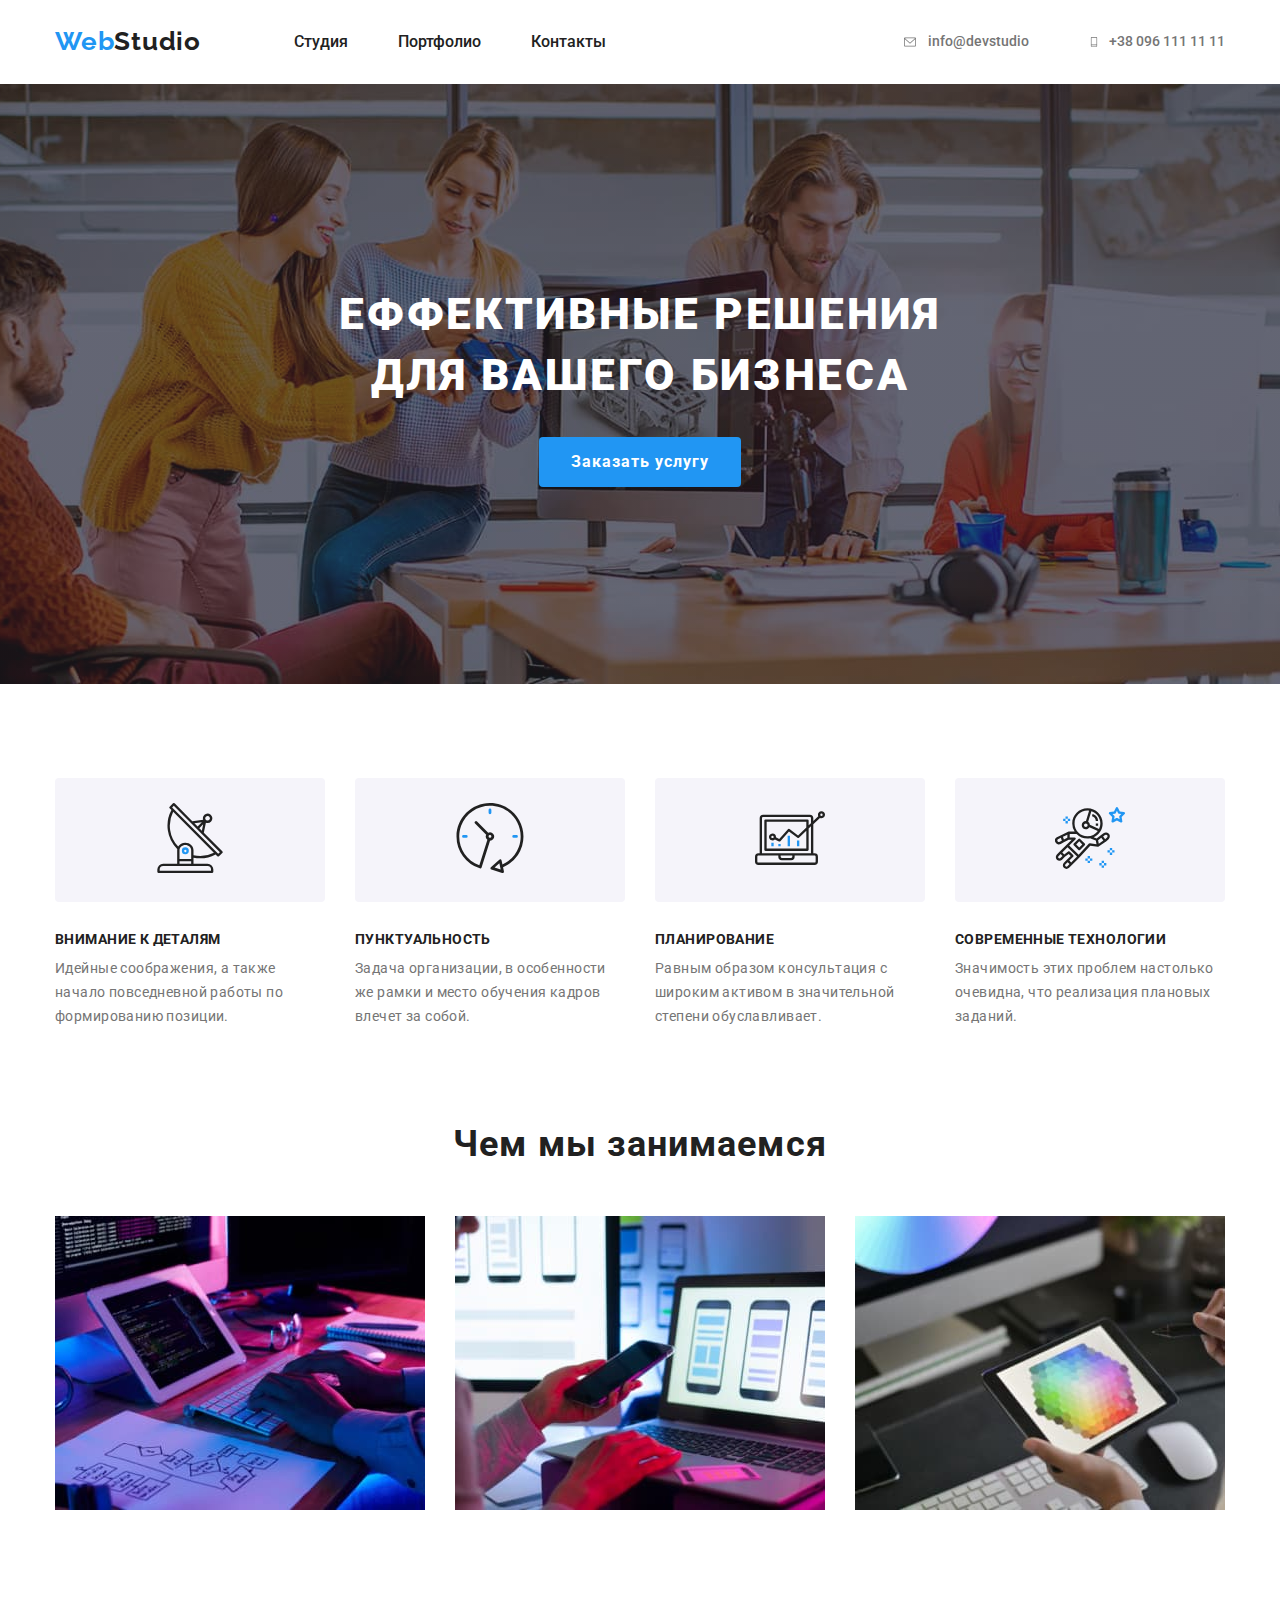
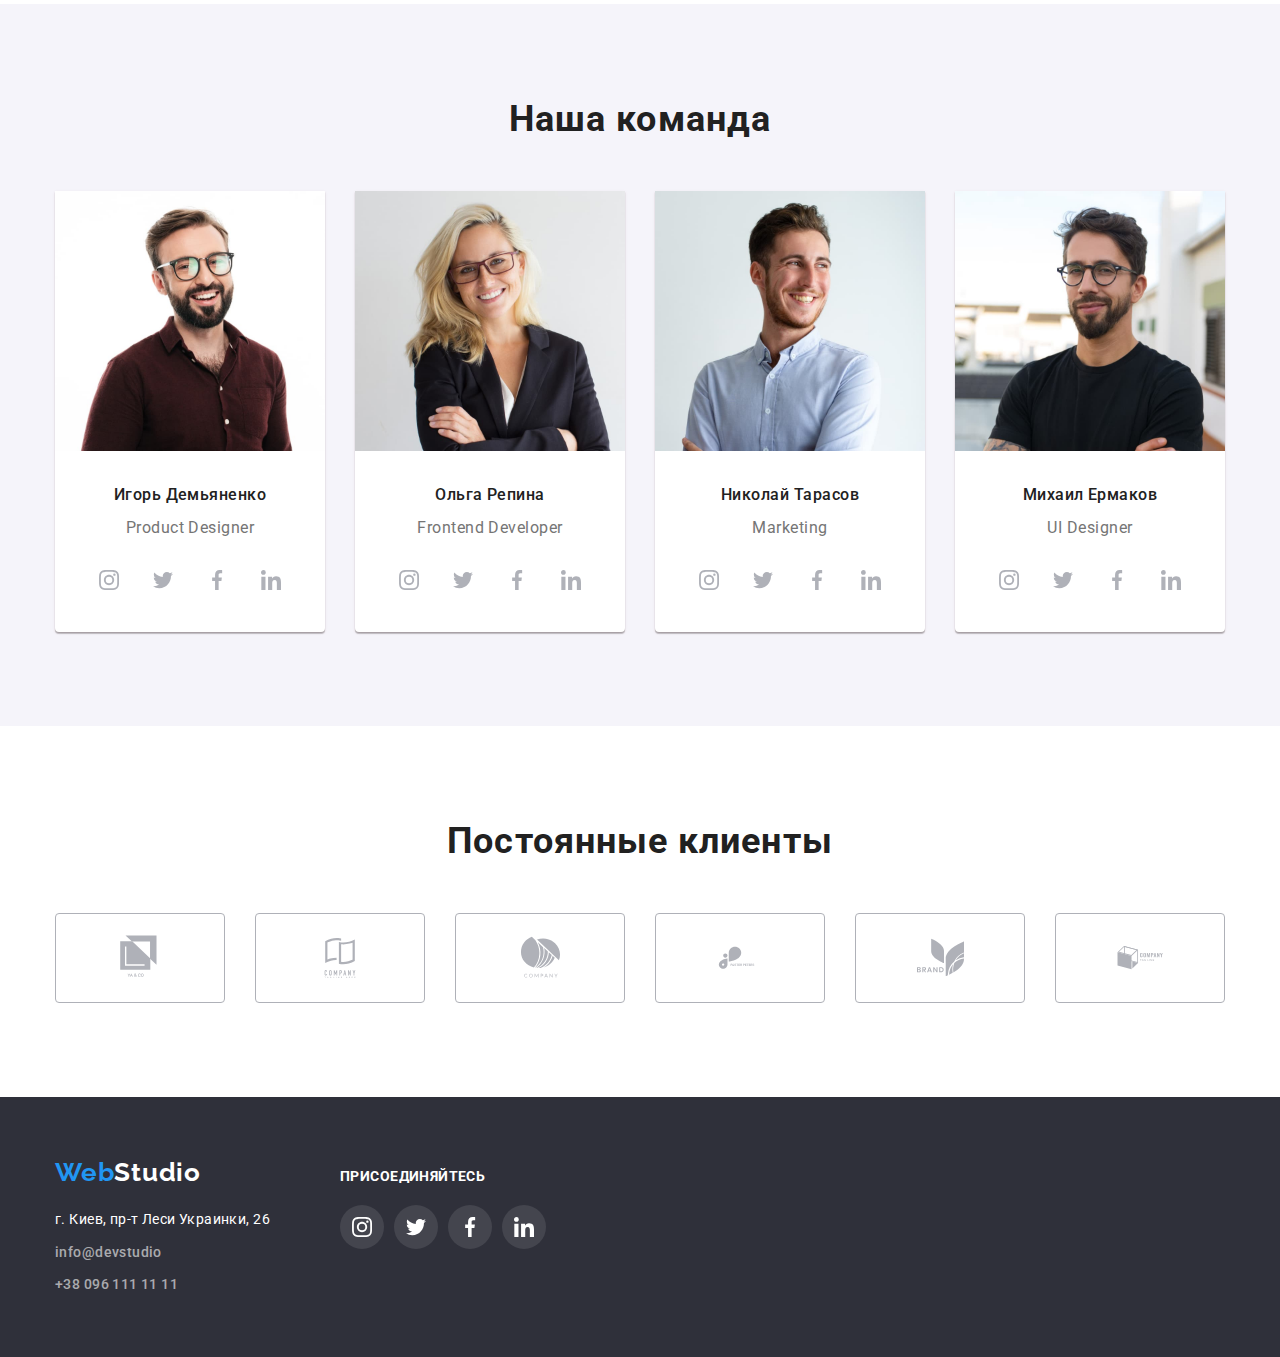
<file: index.html>
<!DOCTYPE html>
<html lang="ru">
    <head>
        <meta charset="UTF-8">
        <meta name="viewport" content="width=device-width, initial-scale=1.0">
        <title>Веб-студия</title>
        <link rel="stylesheet" href="https://fonts.googleapis.com/css2?family=Raleway:wght@700&family=Roboto:wght@400;500;700;900&display=swap">
        <link rel="stylesheet" href="https://cdnjs.cloudflare.com/ajax/libs/modern-normalize/1.0.0/modern-normalize.min.css">
        <link rel="stylesheet" href="./css/style.css">
    </head>

    <body>

        <!--Шапка сайта-->
        <header class="page-header">
            <div class="container">
                <nav class="navigation">
                    <a href="index.html" class="logo"><span class="logo-beginning">Web</span>Studio</a>
                    <ul class="site-nav">
                        <li class="item"><a href="index.html" class="list-item">Студия</a></li>
                        <li class="item"><a href="portfolio.html" class="list-item">Портфолио</a></li>
                        <li class="item"><a href="#" class="list-item">Контакты</a></li>
                    </ul>
                </nav>

                <!--Почта и телефон-->
                <ul class="communication">
                    <li class="item">
                        <a href="mailto:info@devstudio" class="mail-phone">
                            <svg class="envelope-icon">
                                <use href="./images/sprite.svg#icon-envelope"></use>
                            </svg>
                            info@devstudio
                        </a>
                    </li>
                    <li class="item">
                        <a href="tel:+380961111111" class="mail-phone">
                            <svg class="phone-icon">
                                <use href="./images/sprite.svg#icon-phone"></use>
                            </svg>
                            +38 096 111 11 11
                        </a>
                    </li>
                </ul>
            </div>
        </header>

        <main>

            <!--Герой-->
            <section class="hero">
                <div class="overlya">
                    <h1 class="slogan">Еффективные решения <br /> для вашего бизнеса</h1>
                    <button type="button" class="button">Заказать услугу</button>
                </div>
            </section>


            <!--Преимущества-->
            <section class="features">
                <div class="features-container">
                    <h2 class="title">Наши преимущества</h2>
                    <ul class="features-list">
                        <li class="item">
                            <div class="icon-area">
                                <svg class="antenna icon">
                                    <use href="./images/sprite.svg#icon-antenna"></use>
                                </svg>
                            </div>
                            <h3 class="features-title">Внимание к деталям</h3>
                            <p class="feature-description">
                                Идейные соображения, а также начало
                                повседневной работы по формированию позиции.
                            </p>
                        </li>
                        <li class="item">
                            <div class="icon-area">
                                <svg class="clock icon">
                                    <use href="./images/sprite.svg#icon-clock"></use>
                                </svg>
                            </div>
                            <h3 class="features-title">Пунктуальность</h3>
                            <p class="feature-description">
                                Задача организации, в особенности же рамки и
                                место обучения кадров влечет за собой.
                            </p>
                        </li>
                        <li class="item">
                            <div class="icon-area">
                                <svg class="diagram icon">
                                    <use href="./images/sprite.svg#icon-diagram"></use>
                                </svg>
                            </div>
                            <h3 class="features-title">Планирование</h3>
                            <p class="feature-description">
                                Равным образом консультация с широким активом
                                в значительной степени обуславливает.
                            </p>
                        </li>
                        <li class="item">
                            <div class="icon-area">
                                <svg class="astronaut icon">
                                    <use href="./images/sprite.svg#icon-astronaut"></use>
                                </svg>
                            </div>
                            <h3 class="features-title">Современные технологии</h3>
                            <p class="feature-description">Значимость этих проблем
                                настолько очевидна, что реализация плановых заданий.
                            </p>
                        </li>
                    </ul>
                </div>
            </section>

            <!--Чем мы занимаемся-->
            <section class="activitys">
                <div class="activitys-container">
                    <h2 class="activitys-title">Чем мы занимаемся</h2>
                    <ul class="activity-list">
                        <li class="item">
                            <a href="#" class="activity">
                                <img src="./images/websitedewelopment.jpg" alt="Разработка сайтов" width="370" height="294">
                            </a>
                        </li>
                        <li class="item">
                            <a href="#" class="activity">
                                <img src="./images/mobilesoft.jpg" alt="Разработка мобильных приложений" width="370" height="294">
                            </a>
                        </li>
                        <li class="item">
                            <a href="#" class="activity">
                                <img src="./images/design.jpg" alt="Веб-дизайн" width="370" height="294">
                            </a>
                        </li>
                    </ul>
                </div>
            </section>

            <!--Наша команда-->
            <section class="page-team">
                <div class="team-container">
                    <h2 class="team-title">Наша команда</h2>
                    <ul class="emloyees-list">
                        <li class="employee-item">
                            <a href="#" class="employee">
                                <img src="./images/demianenko.jpg" alt="Игорь Демьяненко" width="270" class="team-foto" />
                                <div class="employee-container"> 
                                    <h3 class="employee-name">Игорь Демьяненко</h3>
                                    <p lang="en" class="employee-position">Product Designer</p>
                                </div>
                            </a>

                            <ul class="link-list">
                                <li class="link-item">
                                    <a href="#" class="social-link">
                                        <svg class="instagram pin">
                                            <use href="./images/sprite.svg#icon-instagram"></use>
                                        </svg>
                                    </a>
                                </li>
                                <li class="link-item">
                                    <a href="#" class="social-link">
                                        <svg class="twitter pin">
                                            <use href="./images/sprite.svg#icon-twitter"></use>
                                        </svg>
                                    </a>
                                </li>
                                <li class="link-item">
                                    <a href="#" class="social-link">
                                        <svg class="facebook pin">
                                            <use href="./images/sprite.svg#icon-facebook"></use>
                                        </svg>
                                    </a>
                                </li>
                                <li class="link-item">
                                    <a href="#" class="social-link">
                                        <svg class="linkedin pin">
                                            <use href="./images/sprite.svg#icon-linkedin"></use>
                                        </svg>
                                    </a>
                                </li>
                            </ul>
                        </li>

                        <li class="employee-item">
                            <a href="#" class="employee">
                                <img src="./images/repyna.jpg" alt="Ольга Репина" width="270" class="team-foto"/>
                                <div class="employee-container">
                                    <h3 class="employee-name">Ольга Репина</h3>                                   
                                    <p lang="en" class="employee-position">Frontend Developer</p>
                                </div>
                            </a>

                            <ul class="link-list">
                                <li class="link-item">
                                    <a href="#" class="social-link">
                                        <svg class="instagram pin">
                                            <use href="./images/sprite.svg#icon-instagram"></use>
                                        </svg>
                                    </a>
                                </li>
                                <li class="link-item">
                                    <a href="#" class="social-link">
                                        <svg class="twitter pin">
                                            <use href="./images/sprite.svg#icon-twitter"></use>
                                        </svg>
                                    </a>
                                </li>
                                <li class="link-item">
                                    <a href="#" class="social-link">
                                        <svg class="facebook pin">
                                            <use href="./images/sprite.svg#icon-facebook"></use>
                                        </svg>
                                    </a>
                                </li>
                                <li class="link-item">
                                    <a href="#" class="social-link">
                                        <svg class="linkedin pin">
                                            <use href="./images/sprite.svg#icon-linkedin"></use>
                                        </svg>
                                    </a>
                                </li>
                            </ul>
                        </li>

                        <li class="employee-item">
                            <a href="#" class="employee">
                                <img src="./images/tarasov.jpg" alt="Николай Тарасов" width="270" class="team-foto"/>
                                <div class="employee-container">
                                    <h3 class="employee-name">Николай Тарасов</h3>
                                    <p lang="en" class="employee-position">Marketing</p>
                                </div>
                            </a>

                            <ul class="link-list">
                                <li class="link-item">
                                    <a href="#" class="social-link">
                                        <svg class="instagram pin">
                                            <use href="./images/sprite.svg#icon-instagram"></use>
                                        </svg>
                                    </a>
                                </li>
                                <li class="link-item">
                                    <a href="#" class="social-link">
                                        <svg class="twitter pin">
                                            <use href="./images/sprite.svg#icon-twitter"></use>
                                        </svg>
                                    </a>
                                </li>
                                <li class="link-item">
                                    <a href="#" class="social-link">
                                        <svg class="facebook pin">
                                            <use href="./images/sprite.svg#icon-facebook"></use>
                                        </svg>
                                    </a>
                                </li>
                                <li class="link-item">
                                    <a href="#" class="social-link">
                                        <svg class="linkedin pin">
                                            <use href="./images/sprite.svg#icon-linkedin"></use>
                                        </svg>
                                    </a>
                                </li>
                            </ul>
                        </li>
                    
                        <li class="employee-item">
                            <a href="#" class="employee">
                                <img src="./images/iermakov.jpg" alt="Михаил Ермаков" width="270" class="team-foto"/>
                                <div class="employee-container">
                                    <h3 class="employee-name">Михаил Ермаков</h3>
                                    <p lang="en" class="employee-position">UI Designer</p>
                                </div>
                            </a>

                            <ul class="link-list">
                                <li class="link-item">
                                    <a href="#" class="social-link">
                                        <svg class="instagram pin">
                                            <use href="./images/sprite.svg#icon-instagram"></use>
                                        </svg>
                                    </a>
                                </li>
                                <li class="link-item">
                                    <a href="#" class="social-link">
                                        <svg class="twitter pin">
                                            <use href="./images/sprite.svg#icon-twitter"></use>
                                        </svg>
                                    </a>
                                </li>
                                <li class="link-item">
                                    <a href="#" class="social-link">
                                        <svg class="facebook pin">
                                            <use href="./images/sprite.svg#icon-facebook"></use>
                                        </svg>
                                    </a>
                                </li>
                                <li class="link-item">
                                    <a href="#" class="social-link">
                                        <svg class="linkedin pin">
                                            <use href="./images/sprite.svg#icon-linkedin"></use>
                                        </svg>
                                    </a>
                                </li>
                            </ul>
                        </li>
                    </ul>
                </div>
            </section>

            <!--Постоянные клиенты-->
            <section class="clients">
                <div class="clients-container">
                    <h2 class="clients-title">Постоянные клиенты</h2>
                    <ul class="clients-list">
                        <li class="item">
                            <a href="#" class="clients-link">
                                <svg class="first clients-icon">
                                    <use href="./images/sprite.svg#icon-yaco"></use>
                                </svg>
                            </a>
                        </li>
                        <li class="item">
                            <a href="#" class="clients-link">
                                <svg class="second clients-icon">
                                    <use href="./images/sprite.svg#icon-taglinehere"></use>
                                </svg>
                            </a>
                        </li>
                        <li class="item">
                            <a href="#" class="clients-link">
                                <svg class="third clients-icon">
                                    <use href="./images/sprite.svg#icon-company"></use>
                                </svg>
                            </a>
                        </li>
                        <li class="item">
                            <a href="#" class="clients-link">
                                <svg class="fourth clients-icon" width="79.66" height="42.6">
                                    <use href="./images/sprite.svg#icon-fosterpeters"></use>
                                </svg>
                            </a>
                        </li>
                        <li class="item">
                            <a href="#" class="clients-link">
                                <svg class="fifth clients-icon">
                                    <use href="./images/sprite.svg#icon-brand"></use>
                                </svg>
                            </a>
                        </li>
                        <li class="item">
                            <a href="#" class="clients-link">
                                <svg class="sixth clients-icon">
                                    <use href="./images/sprite.svg#icon-tagline"></use>
                                </svg>
                            </a>
                        </li>
                    </ul>
                </div>
            </section>
        </main>

        <!--Футер-->
        <footer class="page-footer studio">
            <div class="footer-container">
                <div class="adress-container">
                    <a href="index.html" class="footer-logo"><span class="logo-beginning">Web</span>Studio</a>
                    <address class="contact">
                        г. Киев, пр-т Леси Украинки, 26
                        <ul class="contacts-list">
                            <li class="item"><a href="mailto:info@devstudio" class="mail-phone">info@devstudio</a></li>
                            <li class="item"><a href="tel:+380961111111" class="mail-phone">+38 096 111 11 11</a></li>
                        </ul>
                    </address>
                </div>
                <div class="link-container">
                    <b class="invite">Присоединяйтесь</b>
                    <ul class="border-links">
                        <li class="link-item footer">
                            <a href="#" class="social-link">
                                <svg class="instagram pin">
                                    <use href="./images/sprite.svg#icon-instagram"></use>
                                </svg>
                            </a>
                        </li>
                        <li class="link-item footer">
                            <a href="#" class="social-link">
                                <svg class="twitter pin">
                                    <use href="./images/sprite.svg#icon-twitter"></use>
                                </svg>
                            </a>
                        </li>
                        <li class="link-item footer">
                            <a href="#" class="social-link">
                                <svg class="facebook pin">
                                    <use href="./images/sprite.svg#icon-facebook"></use>
                                </svg>
                            </a>
                        </li>
                        <li class="link-item footer">
                            <a href="#" class="social-link">
                                <svg class="linkedin pin">
                                    <use href="./images/sprite.svg#icon-linkedin"></use>
                                </svg>
                            </a>
                        </li>
                    </ul>
                </div>
            </div>
        </footer>
    </body>

</html>
</file>
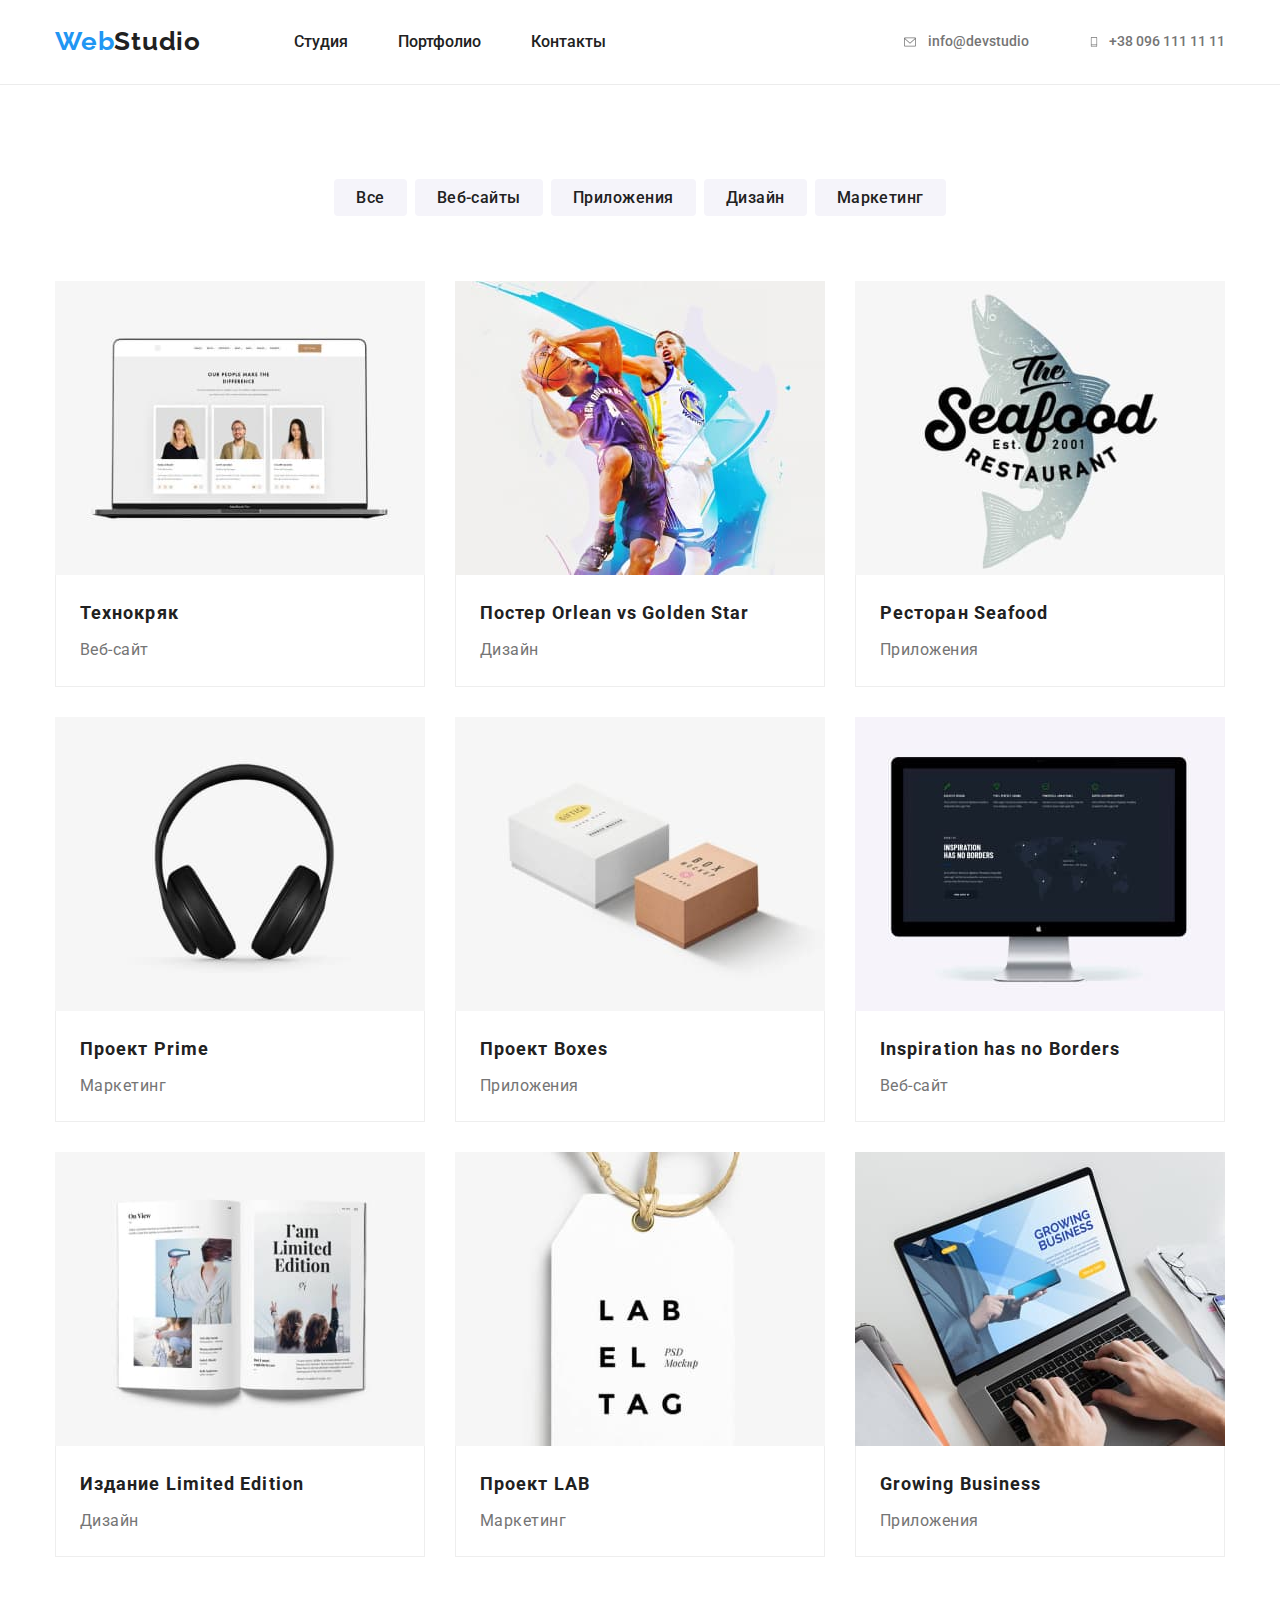
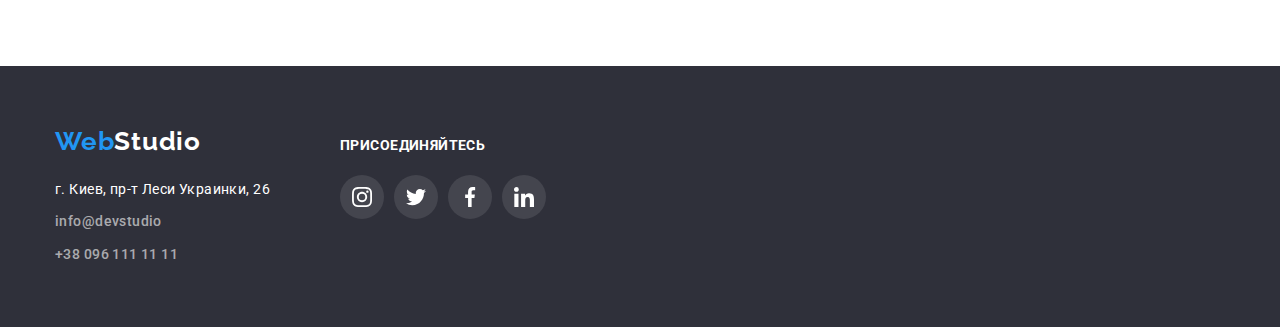
<file: portfolio.html>
<!DOCTYPE html>
<html lang="ru">
    <head>
        <meta charset="UTF-8">
        <meta name="viewport" content="width=device-width, initial-scale=1.0">
        <title>Портфолио</title>
        <link rel="stylesheet" href="https://fonts.googleapis.com/css2?family=Raleway:wght@700&family=Roboto:wght@400;500;700;900&display=swap">
        <link rel="stylesheet" href="https://cdnjs.cloudflare.com/ajax/libs/modern-normalize/1.0.0/modern-normalize.min.css">
        <link rel="stylesheet" href="./css/style.css">
    </head>

    <body>

        <!--Шапка сайта-->
        <header class="page-header portfolio">
            <div class="container portfolio">
                <nav class="navigation">
                    <a href="index.html" class="logo"><span class="logo-beginning">Web</span>Studio</a>
                    <ul class="site-nav">
                        <li class="item"><a href="index.html" class="list-item">Студия</a></li>
                        <li class="item"><a href="portfolio.html" class="list-item">Портфолио</a></li>
                        <li class="item"><a href="#" class="list-item">Контакты</a></li>
                    </ul>
                </nav>
        
                <!--Почта и телефон-->
                <ul class="communication">
                    <li class="item">
                        <a href="mailto:info@devstudio" class="mail-phone">
                            <svg class="envelope-icon">
                                <use href="./images/sprite.svg#icon-envelope"></use>
                            </svg>
                            info@devstudio
                        </a>
                    </li>
                    <li class="item">
                        <a href="tel:+380961111111" class="mail-phone">
                            <svg class="phone-icon">
                                <use href="./images/sprite.svg#icon-phone"></use>
                            </svg>
                            +38 096 111 11 11
                        </a>
                    </li>
                </ul>
            </div>
        </header>

        <main>
            <section class="portfolio-section">
                <div class="portfolio-container">

                    <div class="examples-container">
                        <h1 class="examples-title">Примеры работ</h1>
                        <ul class="examples-list">
                            <li class="item"><button type="button" class="button">Все</button></li>
                            <li class="item"><button type="button" class="button">Веб-сайты</button></li>
                            <li class="item"><button type="button" class="button">Приложения</button></li>
                            <li class="item"><button type="button" class="button">Дизайн</button></li>
                            <li class="item"><button type="button" class="button">Маркетинг</button></li>
                        </ul>
                    </div>

                    <ul class="projects-container">
                        <li class="project-item">
                            <a href="#" class="project">
                                <img src="./images/crack.jpg" alt="Пример страницы сайта" width="370" class="project-foto">
                                <div class="content">
                                    <h2 class="project-title">Технокряк</h2>
                                    <p class="project-description">Веб-сайт</p>
                                </div>
                            </a>
                        </li>
                        <li class="project-item">
                            <a href="#" class="project">
                                <img src="./images/new-orlean.jpg" alt="Два баскетболиста играют" width="370" class="project-foto">
                                <div class="content">
                                    <h2 class="project-title">Постер <span lang="en">Orlean vs Golden Star</span></h2>
                                    <p class="project-description">Дизайн</p>
                                </div>
                            </a>
                        </li>
                        <li class="project-item">
                            <a href="#" class="project">
                                <img src="./images/seafood.jpg" alt="Название ресторана на фоне рыбы" width="370" class="project-foto">
                                <div class="content">
                                    <h2 class="project-title">Ресторан <span lang="en">Seafood</span></h2>
                                    <p class="project-description">Приложения</p>
                                </div>
                            </a>
                        </li>
                        <li class="project-item">
                            <a href="#" class="project">
                                <img src="./images/prime.jpg" alt="Наушники" width="370" class="project-foto">
                                <div class="content">
                                    <h2 class="project-title">Проект <span lang="en">Prime</span></h2>
                                    <p class="project-description">Маркетинг</p>
                                </div>
                            </a>
                        </li>
                        <li class="project-item">
                            <a href="#" class="project">
                                <img src="./images/boxes.jpg" alt="Две коробки" width="370" class="project-foto">
                                <div class="content">
                                    <h2 class="project-title">Проект <span lang="en">Boxes</span></h2>
                                    <p class="project-description">Приложения</p>
                                </div>
                            </a>
                        </li>
                        <li class="project-item">
                            <a href="#" class="project">
                                <img src="./images/noborders.jpg" alt="Страница веб-сайта" width="370" class="project-foto">
                                <div class="content">
                                    <h2 class="project-title"><span lang="en">Inspiration has no Borders</span></h2>
                                    <p class="project-description">Веб-сайт</p>
                                </div>
                            </a>
                        </li>
                        <li class="project-item">
                            <a href="#" class="project">
                                <img src="./images/limitededition.jpg" alt="Розворот журнала" width="370" class="project-foto">
                                <div class="content">
                                    <h2 class="project-title">Издание <span lang="en">Limited Edition</span></h2>
                                    <p class="project-description">Дизайн</p>
                                </div>
                            </a>
                        </li>
                        <li class="project-item">
                            <a href="#" class="project">
                                <img src="./images/lab.jpg" alt="Бирка" width="370" class="project-foto">
                                <div class="content">
                                    <h2 class="project-title">Проект <span lang="en">LAB</span></h2>
                                    <p class="project-description">Маркетинг</p>
                                </div>
                            </a>
                        </li>
                        <li class="project-item">
                            <a href="#" class="project">
                                <img src="./images/growingbusiness.jpg" alt="Ноутбук с логотипом компании" width="370" class="project-foto">
                                <div class="content">
                                    <h2 class="project-title"><span lang="en">Growing Business</span></h2>
                                    <p class="project-description">Приложения</p>
                                </div>
                            </a>
                        </li>
                    </ul>
                </div>
            </section>
        </main>

        <!--Футер-->
        <footer class="page-footer portfolio">
            <div class="footer-container">
                <div class="adress-container">
                    <a href="index.html" class="footer-logo"><span class="logo-beginning">Web</span>Studio</a>
                    <address class="contact">
                        г. Киев, пр-т Леси Украинки, 26
                        <ul class="contacts-list">
                            <li class="item"><a href="mailto:info@devstudio" class="mail-phone">info@devstudio</a></li>
                            <li class="item"><a href="tel:+380961111111" class="mail-phone">+38 096 111 11 11</a></li>
                        </ul>
                    </address>
                </div>
                <div class="link-container">
                    <b class="invite">Присоединяйтесь</b>
                    <ul class="border-links">
                        <li class="link-item footer">
                            <a href="#" class="social-link">
                                <svg class="instagram pin">
                                    <use href="./images/sprite.svg#icon-instagram"></use>
                                </svg>
                            </a>
                        </li>
                        <li class="link-item footer">
                            <a href="#" class="social-link">
                                <svg class="twitter pin">
                                    <use href="./images/sprite.svg#icon-twitter"></use>
                                </svg>
                            </a>
                        </li>
                        <li class="link-item footer">
                            <a href="#" class="social-link">
                                <svg class="facebook pin">
                                    <use href="./images/sprite.svg#icon-facebook"></use>
                                </svg>
                            </a>
                        </li>
                        <li class="link-item footer">
                            <a href="#" class="social-link">
                                <svg class="linkedin pin">
                                    <use href="./images/sprite.svg#icon-linkedin"></use>
                                </svg>
                            </a>
                        </li>
                    </ul>
                </div>
            </div>
        </footer>
    </body>

</html>
</file>
<file: css/style.css>
:root {
  --primary-text-color: #757575;
  --primary-title-color: #212121;
  --accent-color: #2196f3;
  --primary-bg-color: #ffffff;
  --primary-hover-color: ;
  --alternative-bg-color: #2f303a;
  --section-bg-color: #f5f4fa;
  --icon-area-bg-color: #f5f4fa;
  --border-clients-color: #afb1b8;
  --logo-color: #afb1b8;
  --hero-bg-color: #c4c4c4;
}

body {
  background-color: var(--primary-bg-color);
  color: var(--primary-text-color);

  font-family: Roboto, sans-serif;
  font-style: normal;
}

li {
  padding: 0;
  margin: 0;
  list-style: none;
}

a {
  text-decoration: none;
}

p {
  display: inline-block;
}

img {
  display: block;
  max-width: 100%;
  height: auto;
}

/*Хедер*/

.page-header {
  display: flex;
  background-color: var(--primary-bg-color);
}

.container {
  display: flex;
  align-items: center;
  width: 1200px;
  padding-right: 15px;
  padding-left: 15px;
  margin-right: auto;
  margin-left: auto;

  background-color: var(--primary-bg-color);
}

.navigation {
  display: flex;
  align-items: center;
}

.logo {
  display: flex;

  color: var(--primary-title-color);
  font-family: Raleway, sans-serif;
  font-weight: 700;
  line-height: 1.2;
  font-size: 26px;
  letter-spacing: 0.03em;
}

.logo-beginning {
  color: var(--accent-color);
}

.site-nav {
  display: flex;
  align-items: center;
  padding: 0px;
  margin: 0px;
  margin-left: 93px;
}

.site-nav .item + .item {
  margin-left: 50px;
}

.site-nav .list-item {
  display: block;
  font-weight: 500;
  padding-top: 32px;
  padding-bottom: 32px;

  color: var(--primary-title-color);
}

.list-item:hover,
.list-item:focus {
  color: var(--accent-color);
}

.list-item:active {
  color: var(--accent-color);
}

/*Контакты хедера*/

.communication {
  display: flex;
  align-items: center;

  margin: 0;
  margin-left: auto;
}

.communication .item + .item {
  margin-left: 50px;
}

.mail-phone {
  display: flex;
  align-items: center;

  padding-top: 32px;
  padding-bottom: 32px;
  margin-left: 10px;

  color: var(--primary-text-color);
  line-height: 1.4;
  font-size: 14px;
  font-weight: 500;
  letter-spacing: 2%;
}

.mail-phone:hover,
.mail-phone:focus {
  color: var(--accent-color);
}

.envelope-icon {
  margin-right: 10px;

  fill: currentColor;
  width: 16px;
  height: 12px;
}

.phone-icon {
  margin-right: 10px;

  fill: currentColor;
  width: 10px;
  height: 16px;
}

/*Герой*/

.hero {
  background-color: var(--primary-bg-color);
  text-align: center;
}

.overlya {
  max-width: 1600px;
  height: 600px;
  margin-left: auto;
  margin-right: auto;
  padding-top: 200px;
  background-color: var(--hero-bg-color);
  background-image: linear-gradient(
      to right,
      rgba(47, 48, 58, 0.4),
      rgba(47, 48, 58, 0.4)
    ),
    url(../images/hero.jpg);
  background-repeat: no-repeat;
  background-size: auto auto;
  background-position: center center;
}

.slogan {
  padding: 0;
  margin: 0;
  margin-bottom: 30px;

  color: var(--primary-bg-color);
  font-weight: 900;
  font-size: 44px;
  line-height: 1.4;
  text-transform: uppercase;
  letter-spacing: 0.06em;
}

.hero .button {
  display: inline-block;
  text-align: center;

  padding: 10px 32px;
  border-radius: 4px;

  min-width: 200px;

  color: var(--primary-bg-color);
  background-color: var(--accent-color);

  font-size: 16px;
  font-weight: 700;
  line-height: 1.9;
  letter-spacing: 0.06em;
  border: none;
}

.button:hover {
  color: var(--primary-bg-color);
  background-color: var(--accent-color);

  box-shadow: 0px 3px 1px rgba(0, 0, 0, 0.1), 0px 1px 2px rgba(0, 0, 0, 0.08),
    0px 2px 2px rgba(0, 0, 0, 0.12);
  border-radius: 4px;
}

/* Преимущества*/

.features {
  background-color: var(--primary-bg-color);
  padding-top: 94px;
}

.features-container {
  width: 1200px;
  padding-right: 15px;
  padding-left: 15px;
  margin-right: auto;
  margin-left: auto;
}

.features-container .title {
  display: none;
}

.features-list {
  display: flex;
  margin: 0;
  padding: 0;
}

.icon-area {
  text-align: center;
  padding: 25px 100px;
  background-color: var(--icon-area-bg-color);
  border-radius: 4px;
}

.icon {
  width: 70px;
  height: 70px;
}

.features-title {
  display: block;
  margin: 0;
  margin-top: 30px;
  padding: 0;

  font-size: 14px;
  line-height: 1.1;
  color: var(--primary-title-color);
  font-weight: 700;
  letter-spacing: 0.03em;
  text-transform: uppercase;
  text-align: left;
}

.feature-description {
  margin: 0;
  margin-top: 10px;

  font-weight: 400;
  font-size: 14px;
  line-height: 1.7;
  letter-spacing: 0.03em;
  text-align: left;
}

.features-list .item {
  width: 370px;
  margin-left: 30px;
}

.features-list .item:first-child {
  margin-left: 0;
}

/*Чем занимаемся*/

.activitys {
  background-color: var(--primary-bg-color);
  padding-top: 94px;
  padding-bottom: 94px;
}

.activitys-container {
  width: 1200px;
  padding-right: 15px;
  padding-left: 15px;
  margin-right: auto;
  margin-left: auto;
}

.activitys-title,
.team-title,
.clients-title {
  display: block;
  padding: 0;
  margin: 0;
  text-align: center;

  font-size: 36px;
  line-height: 1.2;
  color: var(--primary-title-color);
  font-weight: 700;
  letter-spacing: 0.03em;
}

.activity-list {
  display: flex;
  padding: 0;
  margin: 0;
  margin-top: 50px;
}

.activity-list .item + .item {
  margin-left: 30px;
}

/*Команда*/

.page-team {
  background-color: var(--section-bg-color);
  padding-top: 94px;
  padding-bottom: 94px;
}

.team-container {
  width: 1200px;
  padding-right: 15px;
  padding-left: 15px;
  margin-right: auto;
  margin-left: auto;
}

.emloyees-list {
  display: flex;
  padding: 0;
  margin: 0;
  margin-top: 50px;
}

.emloyees-list .employee-item + .employee-item {
  margin-left: 30px;
}

.employee-item {
  display: block;
  background-color: var(--primary-bg-color);
  text-align: center;

  padding-bottom: 30px;

  border-bottom-right-radius: 4px;
  border-bottom-left-radius: 4px;
  box-shadow: 0px 1px 3px rgba(153, 70, 70, 0.12),
    0px 1px 1px rgba(0, 0, 0, 0.14), 0px 2px 1px rgba(0, 0, 0, 0.2);
}

.employee {
  color: var(--primary-title-color);
  font-weight: 500;
  line-height: 1.7;
  letter-spacing: 0.03em;
}

.employee-container {
  padding-top: 30px;
}

.employee-name {
  padding: 0;
  margin: 0;

  font-weight: 500;
  font-size: 16px;

  color: #212121;
}

.employee-name:hover,
.employee-name:focus {
  color: inherit;
}

.employee:hover,
.employee:focus {
  color: var(--accent-color);
}

.employee-position {
  margin: 0;
  margin-top: 10px;
  padding: 0;

  color: var(--primary-text-color);
  font-size: 16px;
  font-weight: 400;
  line-height: 1.2;
}

.link-list {
  display: flex;
  justify-content: center;
  padding: 0;
  margin: 0;
  margin-top: 16px;
}

.link-list .link-item + .link-item {
  margin-left: 10px;
}

.social-link {
  display: flex;
  align-items: center;
  justify-content: center;

  width: 44px;
  height: 44px;
  border-radius: 50%;
  background-color: var(--primary-bg-color);
  color: var(--logo-color);
}

.social-link:hover {
  background-color: var(--accent-color);
  color: var(--primary-bg-color);
}

.pin {
  width: 20px;
  height: 20px;
  fill: currentColor;
}

/*Постоянные клиенты*/

.clients {
  background-color: var(--primary-bg-color);
  padding-top: 94px;
  padding-bottom: 94px;
}

.clients-container {
  width: 1200px;
  padding-right: 15px;
  padding-left: 15px;
  margin-right: auto;
  margin-left: auto;

  text-align: center;
}

.clients-list {
  display: flex;
  justify-content: center;
  margin: 0;
  margin-top: 50px;
  padding: 0;
}

.clients-link {
  display: flex;
  justify-content: center;
  align-items: center;

  width: 170px;
  height: 90px;

  border: 1px solid var(--border-clients-color);
  border-radius: 4px;

  color: var(--logo-color);
  background-color: var(--primary-bg-color);
}

.clients-link:hover {
  color: var(--accent-color);
  border-color: var(--accent-color);
}

.clients-icon {
  fill: currentColor;
}

.first {
  width: 44.27px;
  height: 49.23px;
}

.second {
  width: 40px;
  height: 52px;
}

.third {
  width: 41px;
  height: 42.6px;
}

.fourth {
  width: 79.66px;
  height: 42.02px;
}

.fifth {
  width: 59px;
  height: 47px;
}

.sixth {
  width: 88.48px;
  height: 45.44px;
}

.clients-list .item + .item {
  margin-left: 30px;
}

.clients-list .item {
  width: 170px;
}

/*Портфолио*/

.page-header.portfolio {
  border-bottom: 1px solid #ececec;
}

.portfolio-section {
  padding-top: 94px;
  padding-bottom: 109px;
}

.portfolio-container {
  width: 1200px;
  padding-right: 15px;
  padding-left: 15px;
  margin-right: auto;
  margin-left: auto;
}

.examples-container {
  margin-right: auto;
  margin-left: auto;
  margin-bottom: 65px;
}

.examples-title {
  margin: 0;
  padding: 0;
  text-align: center;
  display: none;
}

.examples-list {
  display: flex;
  justify-content: center;
  margin: 0;
  padding: 0;
}

.examples-list .item {
  margin-left: 8px;
}

.examples-list .item:first-child {
  margin: 0;
}

.projects-container {
  display: flex;
  flex-wrap: wrap;

  margin: -15px;
  padding: 0;
}

.project-item {
  display: flex;
  width: 370px;

  margin: 15px;
}

.examples-list .button {
  padding: 6px 22px;

  font-family: Roboto;
  font-weight: 500;
  font-size: 16px;
  line-height: 1.6;
  letter-spacing: 0.03em;
  color: #212121;
  background-color: var(--section-bg-color);

  border-radius: 4px;
  border: none;

  cursor: pointer;
}

.examples-list .button:hover,
.examples-list .button:focus {
  padding: 6px 22px;

  color: var(--primary-bg-color);
  background-color: var(--accent-color);

  box-shadow: 0px 3px 1px rgba(0, 0, 0, 0.1), 0px 1px 2px rgba(0, 0, 0, 0.08),
    0px 2px 2px rgba(0, 0, 0, 0.12);
  border-radius: 4px;
}

.content {
  padding: 20px 24px;

  background: var(--primary-bg-color);
  border-right: 1px solid #eeeeee;
  border-bottom: 1px solid #eeeeee;
  border-left: 1px solid #eeeeee;
}

.project:hover {
  box-shadow: 2px 2px 2px rgba(0, 0, 0, 0.12);
}
.project-title {
  margin: 0;
  padding: 0;

  color: var(--primary-title-color);
  font-weight: 700;
  font-size: 18px;
  line-height: 2;
  letter-spacing: 0.06em;
  text-align: left;
}

.project-description {
  margin: 0;
  margin-top: 4px;

  color: var(--primary-text-color);
  font-weight: 400;
  font-size: 16px;
  line-height: 1.9;
  letter-spacing: 0.03em;
}

/*Футер*/

.page-footer {
  background-color: var(--alternative-bg-color);
  padding-top: 60px;
  padding-bottom: 60px;
}

.footer-container {
  display: flex;
  align-items: baseline;

  width: 1200px;
  padding-right: 15px;
  padding-left: 15px;
  margin-right: auto;
  margin-left: auto;
}

.footer-logo {
  font-family: Raleway, sans-serif;
  color: var(--primary-bg-color);
  font-weight: 700;
  font-size: 26px;
  line-height: 1.2;
  letter-spacing: 0.03em;
}

.contact {
  margin: 0;
  margin-top: 20px;
  padding: 0;

  color: var(--primary-bg-color);
  font-weight: 400;
  font-style: normal;
  font-size: 14px;
  line-height: 1.7;
  letter-spacing: 0.03em;
}

.contacts-list {
  margin: 0;
  padding: 0;
}

.contacts-list .item {
  margin-top: 9px;
}

.contact .mail-phone {
  margin: 0;
  padding: 0;

  color: rgba(255, 255, 255, 0.6);
  font-size: 14px;
  line-height: 1.7;
  letter-spacing: 0.03em;
}

.link-container {
  margin-left: 70px;
}

.invite {
  text-transform: uppercase;

  font-size: 14px;
  line-height: 1.2;
  font-weight: 700;
  letter-spacing: 0.03em;
  color: var(--primary-bg-color);
}

.border-links {
  display: flex;
  margin: 0;
  margin-top: 20px;
  padding: 0;
}

.border-links .link-item + .link-item {
  margin-left: 10px;
}

.footer .social-link {
  background-color: rgba(255, 255, 255, 0.1);
  color: var(--primary-bg-color);
}

.footer .social-link:hover {
  background-color: var(--accent-color);
}
</file>
